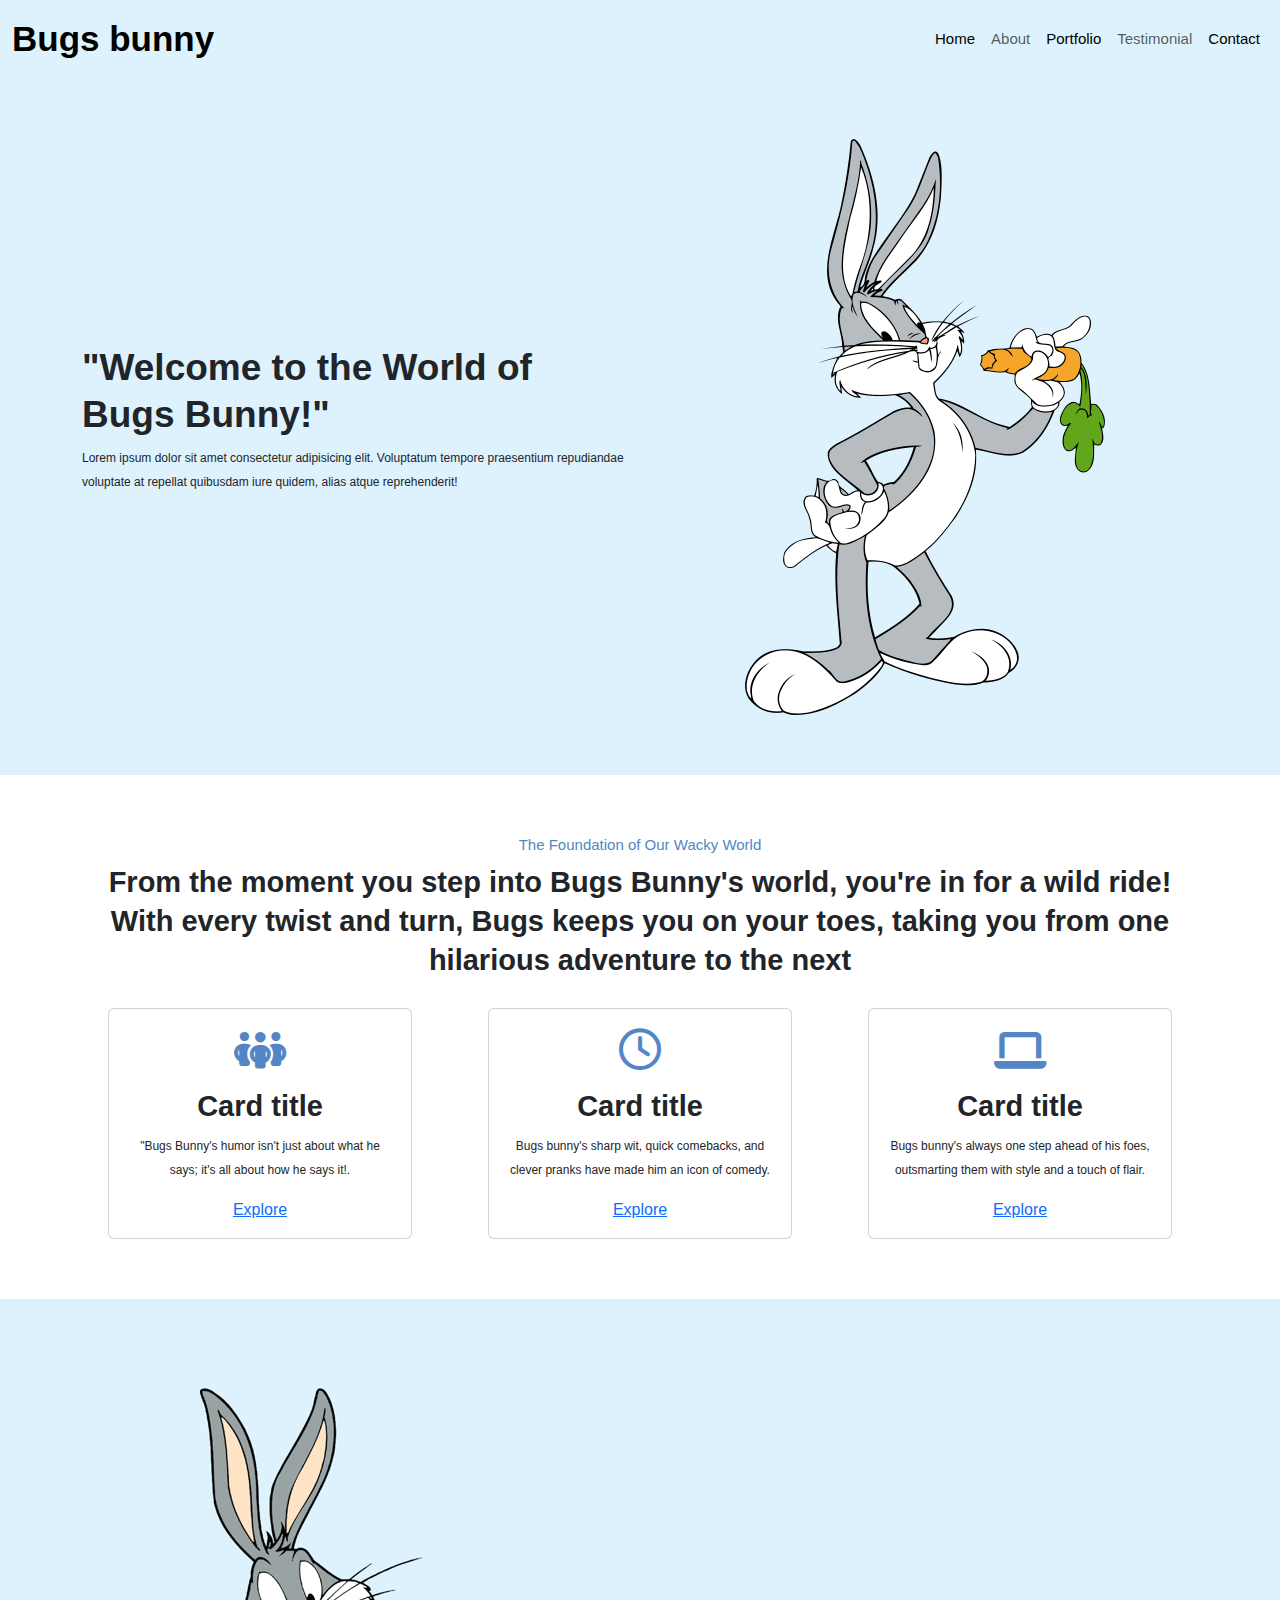
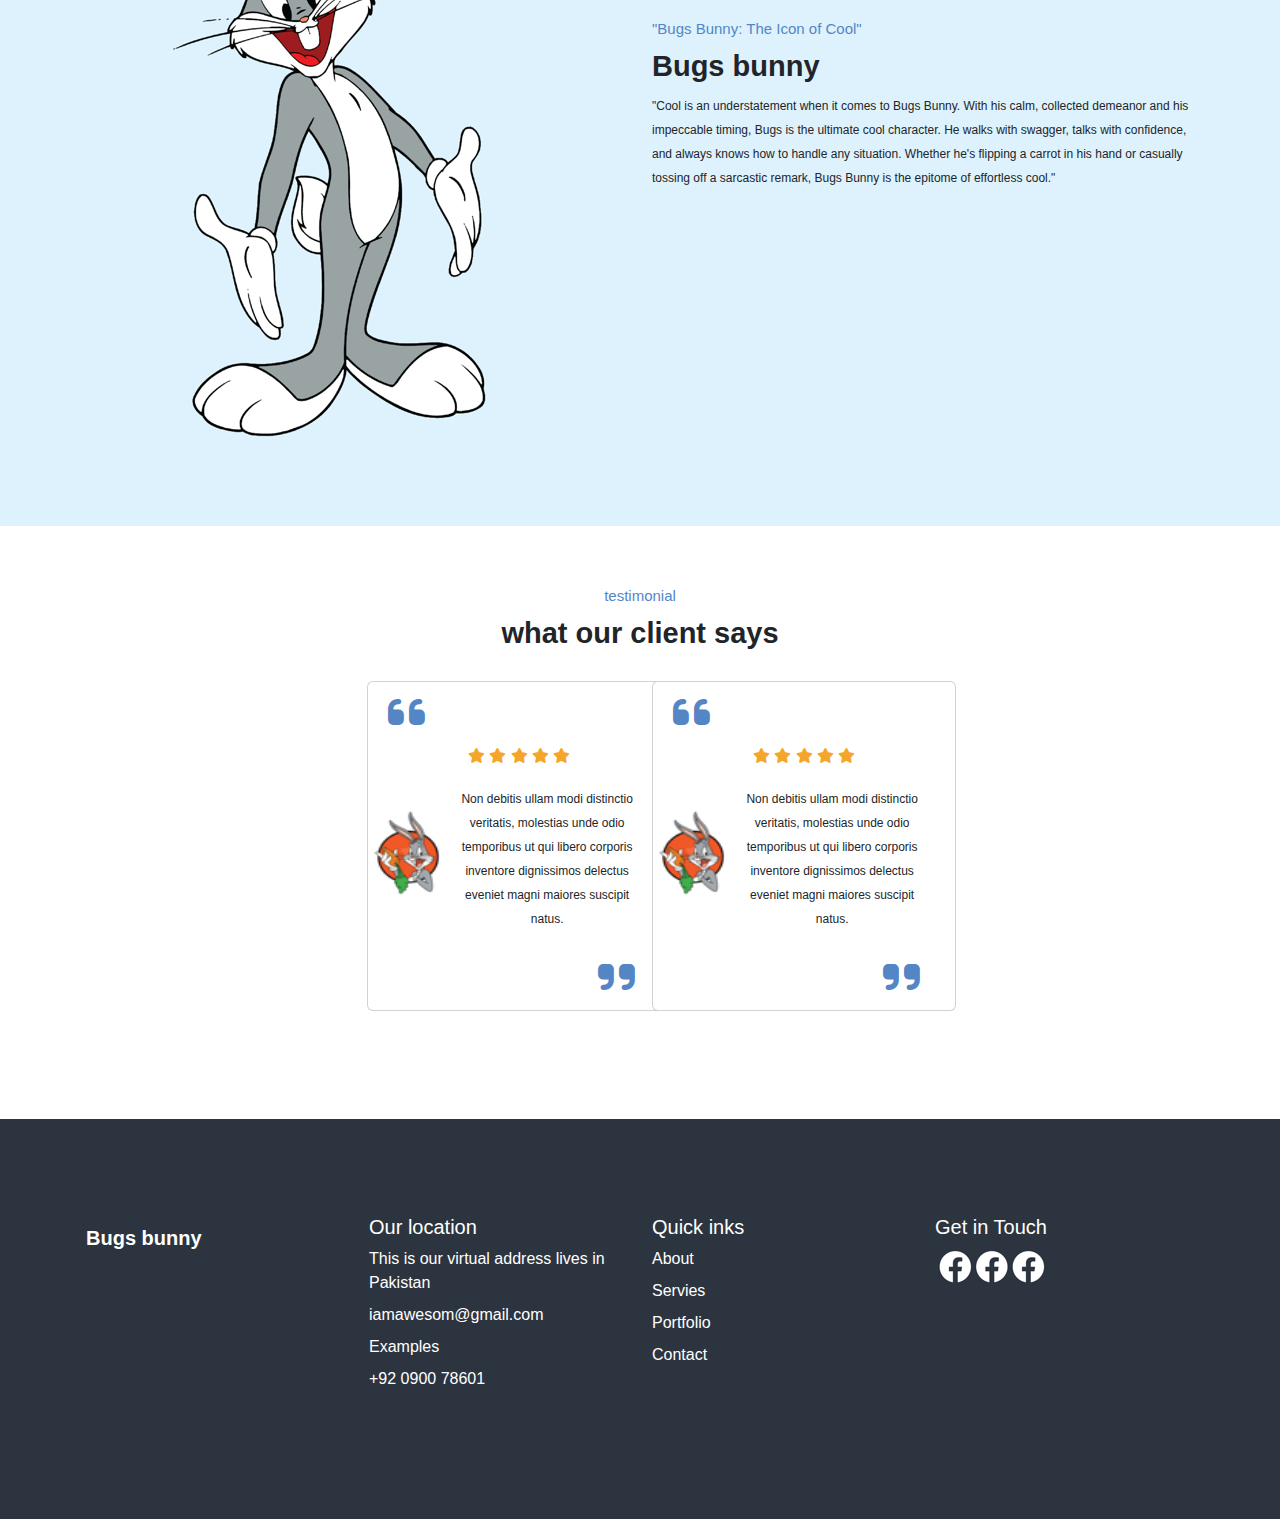
<file: index.html>
<!DOCTYPE html>
<html lang="en">
<head>
    <meta charset="UTF-8">
    <meta name="viewport" content="width=device-width, initial-scale=1.0">
    <title>Bootstrap Project</title>
    <link rel="preconnect" href="https://fonts.googleapis.com"> 
    <link rel="preconnect" href="https://fonts.gstatic.com" crossorigin>
    <link href="https://fonts.googleapis.com/css2?family=Montserrat:ital,wght@0,100..900;1,100..900&display=swap" rel="stylesheet">
     <link rel="stylesheet" href="style/all.css">
    <link rel="stylesheet" href="style/bootstrap.css" >
    <link rel="stylesheet" href="style/style.css">
</head>
<body>
    <nav class="navbar navbar-expand-lg bg-body-tertiary">
        <div class="container-fluid">
          <a class="navbar-brand" href="#">Bugs bunny</a>
          <button class="navbar-toggler" type="button" data-bs-toggle="collapse" data-bs-target="#navbarSupportedContent" aria-controls="navbarSupportedContent" aria-expanded="false" aria-label="Toggle navigation">
            <span class="navbar-toggler-icon"></span>
          </button>
          <div class="collapse navbar-collapse" id="navbarSupportedContent">
            <ul class="navbar-nav ms-auto mb-2 mb-lg-0">
              <li class="nav-item">
                <a class="nav-link active" aria-current="page" href="#">Home</a>
              </li>
              <li class="nav-item">
                <a class="nav-link" href="#">About</a>
              </li>
              <li class="nav-item">
                <a class="nav-link active" aria-current="page" href="#">Portfolio</a>
              </li>
              <li class="nav-item">
                <a class="nav-link" href="#">Testimonial</a>
              </li>
              <li class="nav-item">
                <a class="nav-link active" aria-current="page" href="#">Contact</a>
              </li>
          </div>
      </nav>
      <div class="header-banner container-fluid">
        <section class="container">
          <div class="row">
            <div class="col-lg-6">
              <h1 >"Welcome to the World of Bugs Bunny!" </h1>
            <p>Lorem ipsum dolor sit amet consectetur adipisicing elit. Voluptatum tempore praesentium repudiandae voluptate at repellat quibusdam iure quidem, alias atque reprehenderit!</p>    
            </div>
            <div class="col-lg-6">
              <img src="images/Bugs_Bunny.svg.png" class="img-fluid  center-block" alt="">
            </div>
          </div>
        </section>
      </div>
        <div class="card-banner container-fluid ">
          <section class="container">
            <div class="row text-center">
              <div class="col-lg-12">
            <h4 >The Foundation of Our Wacky World</h4>
            <h2 >From the moment you step into Bugs Bunny's world, you're in for a wild ride! With every twist and turn, Bugs keeps you on your toes, taking you from one hilarious adventure to the next</h2>
           </div>
            </div>
            <div class="row">
              <div class="col-lg-4">
                <div class="card">
                  <i class="fa-solid fa-people-group"></i>
                  <div class="card-body">
                    <h2 class="card-title">Card title</h2>
                    <p class="card-text">"Bugs Bunny's humor isn't just about what he says; it's all about how he says it!.</p>
                    <a href="#" >Explore</a>
                  </div>
                </div>
              </div>
              <div class="col-lg-4">
                <div class="card" >
                  <i class="fa-regular fa-clock"></i>
                  <div class="card-body">
                    <h2 class="card-title">Card title</h2>
                    <p class="card-text">Bugs bunny's sharp wit, quick comebacks, and clever pranks have made him an icon of comedy. </p>
                    <a href="#">Explore</a>
                  </div>
                </div>
              </div>
              <div class="col-lg-4">
                <div class="card">
                  <i class="fa-solid fa-laptop"></i>
                  <div class="card-body">
                    <h2 class="card-title">Card title</h2>
                    <p class="card-text">Bugs bunny's always one step ahead of his foes, outsmarting them with style and a touch of flair. </p>
                    <a href="#" >Explore</a>
                  </div>
                </div>
              </div>
            </div>
          </section>
        </div>
        <div class="body-banner container-fluid">
          <section class="container">
            <div  class="row">
              <div class="col-lg-6">
                <img src="images/new-bunny.png" class="img-fluid  center-block" alt="">
              </div>
              <div class="col-lg-6 ">
                <h4>"Bugs Bunny: The Icon of Cool"</h4>
                <h2 >Bugs bunny</h2>
              <p>"Cool is an understatement when it comes to Bugs Bunny. With his calm, collected demeanor and his impeccable timing, Bugs is the ultimate cool character. He walks with swagger, talks with confidence, and always knows how to handle any situation. Whether he's flipping a carrot in his hand or casually tossing off a sarcastic remark, Bugs Bunny is the epitome of effortless cool."</p>
              </div>
            </div>
          </section>
        </div>
        <div class="mid-banner" class="container-fluid ">
          <section class="container">
            <div class="row">
              <div class="col-lg-12 text-center">
                <h4 >testimonial</h4>
                <h2 >what our client says</h2>
              </div>
              </div>
            <div class="row">
              <div class="col-lg-3"></div>
              <div class="col-lg-3">
                <div class="card">
                  <div class="row">
                    <div class="col-12" id="left">
                      <i class="fa-solid fa-quote-left"></i>
                    </div>
                    <div class="col-12 " id="stars">
                      <i class="fa-solid fa-star"></i>
                      <i class="fa-solid fa-star"></i>
                      <i class="fa-solid fa-star"></i>
                      <i class="fa-solid fa-star"></i>
                      <i class="fa-solid fa-star"></i>
                    </div>
                    <div class="row">
                      <div class="col-lg-2">
                        <img src="images/litle-bunny.png" alt="">
                      </div>
                      <div class="col-lg-10">
                       <p>  Non debitis ullam modi distinctio veritatis, molestias unde odio temporibus ut qui libero corporis inventore dignissimos delectus eveniet magni maiores suscipit natus.</p>
                      </div>
                      <div class="col-12" id="right">
                        <i class="fa-solid fa-quote-right"></i>
                      </div>
                    </div>
                  </div>
                </div>
              </div>
              <div class="col-lg-3">
                <div class="card">
                  <div class="row">
                    <div class="col-12" id="left">
                      <i class="fa-solid fa-quote-left"></i>
                    </div>
                    <div class="col-12 " id="stars">
                      <i class="fa-solid fa-star"></i>
                      <i class="fa-solid fa-star"></i>
                      <i class="fa-solid fa-star"></i>
                      <i class="fa-solid fa-star"></i>
                      <i class="fa-solid fa-star"></i>
                    </div>
                    <div class="row">
                      <div class="col-lg-2">
                        <img src="images/litle-bunny.png" alt="">
                      </div>
                      <div class="col-lg-10">
                       <p>  Non debitis ullam modi distinctio veritatis, molestias unde odio temporibus ut qui libero corporis inventore dignissimos delectus eveniet magni maiores suscipit natus.</p>
                      </div>
                      <div class="col-12" id="right">
                        <i class="fa-solid fa-quote-right"></i>
                      </div>
                    </div>
                  </div>
                </div>
              </div>
              <div class="col-lg-3"></div>
            </div>
          </section>
        </div>
        <footer class="bd-footer py-4 py-md-5 mt-5 container-fluid  ">
          <div class="container  py-4 py-md-5 px-4 px-md-3   ">
            <div class="row">
              <div class="col-lg-3 col-md-12 mb-3">
                  <h1 class="fs-5">Bugs bunny</h1>
                </a>
             </div>
              <div class="col-lg-3 col-md-12 mb-3">
                <h5>Our location</h5>
                <ul class="list-unstyled">
                  <li class="mb-2">This is our virtual address lives in Pakistan</li>
                  <li class="mb-2">iamawesom@gmail.com</li>
                  <li class="mb-2">Examples</li>
                  <li class="mb-2">+92 0900 78601</li>
              </div>
              <div class=" col-lg-3 col-md-12 mb-3">
                <h5>Quick inks</h5>
                <ul class="list-unstyled">
                  <li class="mb-2">About</li>
                  <li class="mb-2">Servies</li>
                  <li class="mb-2">Portfolio</li>
                  <li class="mb-2">Contact</li>
                </ul>
              </div>
              <div class="col-lg-3 col-md-12 mb-3">
                <h5>Get in Touch</h5>
                <img src="images/facebook.png" alt="">
              </div>
              </div>
          </div>
        </footer>
      <script src="javascript/bootstrap.bundle.js"></script>          
</body>
</html>
</file>
<file: style/style.css>
/* typography style start*/
h1{
    font-size:37px ;
    line-height: 47px;
    font-weight: 800;
}
h2{
    font-size:29px ;
    line-height: 39px;
    font-weight: 700;
}
h3{
    font-size:19px ;
    line-height: 23px;
    font-weight: 700;
}
h4{
    font-size:15px ;
    line-height: 20px;
    font-weight: 200;
    color: #5486C5;
}
p{
    font-size:12px ;
    line-height: 24px;
    font-weight: 400;
}
/* typography style end*/

/* global style start*/

body{
    font-family: "montserret" , sans-serif;
}
section{
    padding-top: 60px;
    padding-bottom: 60px;
}
/* global style end*/

/* navbar style start*/
.navbar{
    background-color: #DDF2FD !important;
}
.navbar-brand{
    font-size: 35px;
    font-weight: 700;
}
.nav-link{
    font-size: 15px;
    font-weight: 400;
}
/* navbar style end*/

/* header banner  start*/
.body-banner{
    background-color: #DDF2FD;
}
.body-banner .row{
    align-items: center;
}
.header-banner{
    background-color: #DDF2FD;
}
.header-banner .row{
    align-items: center;
}
.center-block{
display: block;
margin-left: auto;
margin-right: auto;
}

/* header banner  end*/

@media (max-width: 991px){
    .row{
        margin: 0 auto;
        width: auto;
    }
    h1{
        text-align: center;
    }
    h2{
        text-align: center;
    }
    h4{
        text-align: center;
    }
    p{
        text-align: center;
    }
 .header-banner .row{
        display: flex;
        flex-direction:column-reverse;
    }
    
}
/* card body start*/
.card{
    width: 19rem;
    text-align: center;
    margin-left: auto; 
    margin-right: auto;
    margin-top: 20px; 
}
  .card-banner .card i{
    color: #5486C5;
    font-size: 42px;
    text-align: center;
    margin-top: 20px;
  }
  .mid-banner{
    margin: auto;
  }
  .mid-banner .card #left{
    color: #5486C5;
    font-size: 42px;
    text-align:left;
    margin-left: 20px;
  }
  .mid-banner .card #stars{
    color:#f5a52a;
    font-size: 15px ;
    text-align:center;
  }
  .mid-banner .card img{
    height: 90px;
    width: 80px;
    margin-top: 40px;
  }
  .mid-banner .card p{
    margin-top: 20px;
    margin-left: 30px;

  }
  .mid-banner .card #right{
    color: #5486C5;
    font-size: 42px;
    text-align:left;
    margin-left: 230px;
  }
/* card body end*/

/* footer style start*/
footer{
    background-color:#2C343F;
    color: white;
}

/* footer style end*/
</file>
